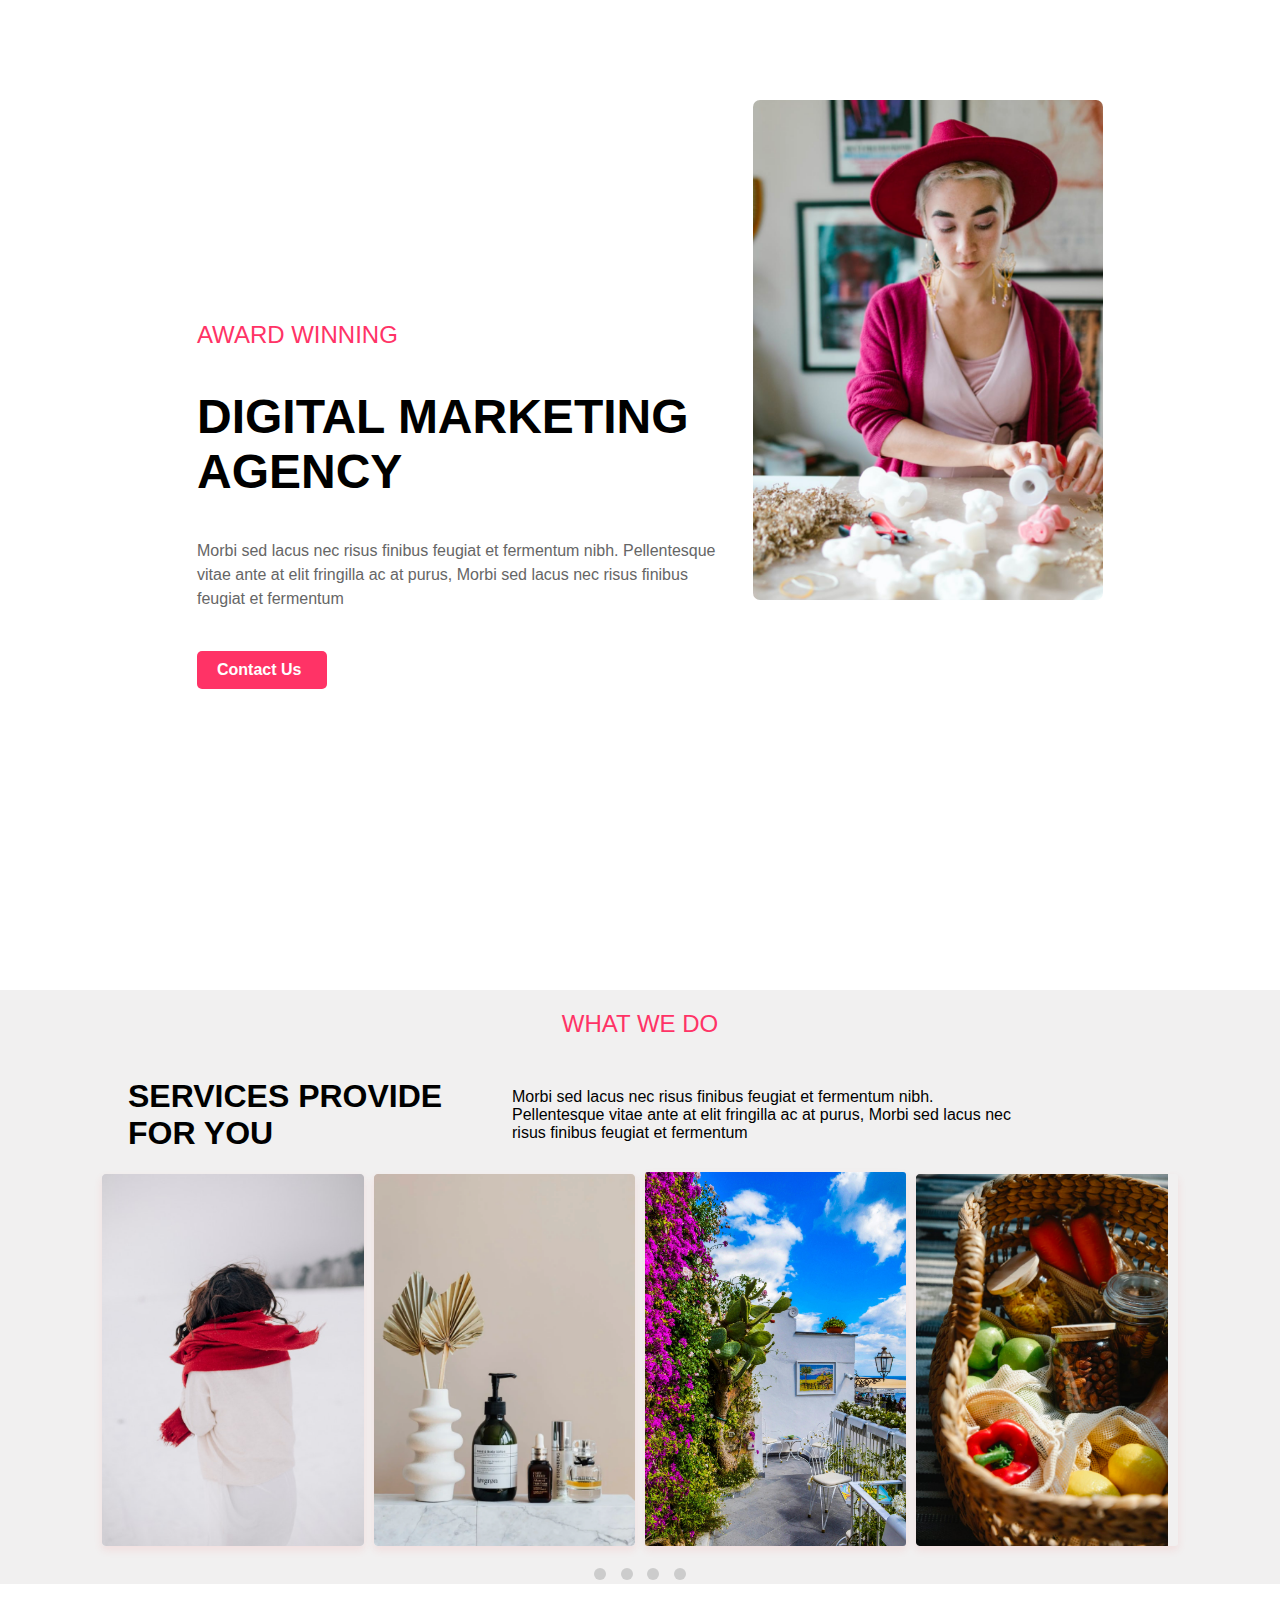
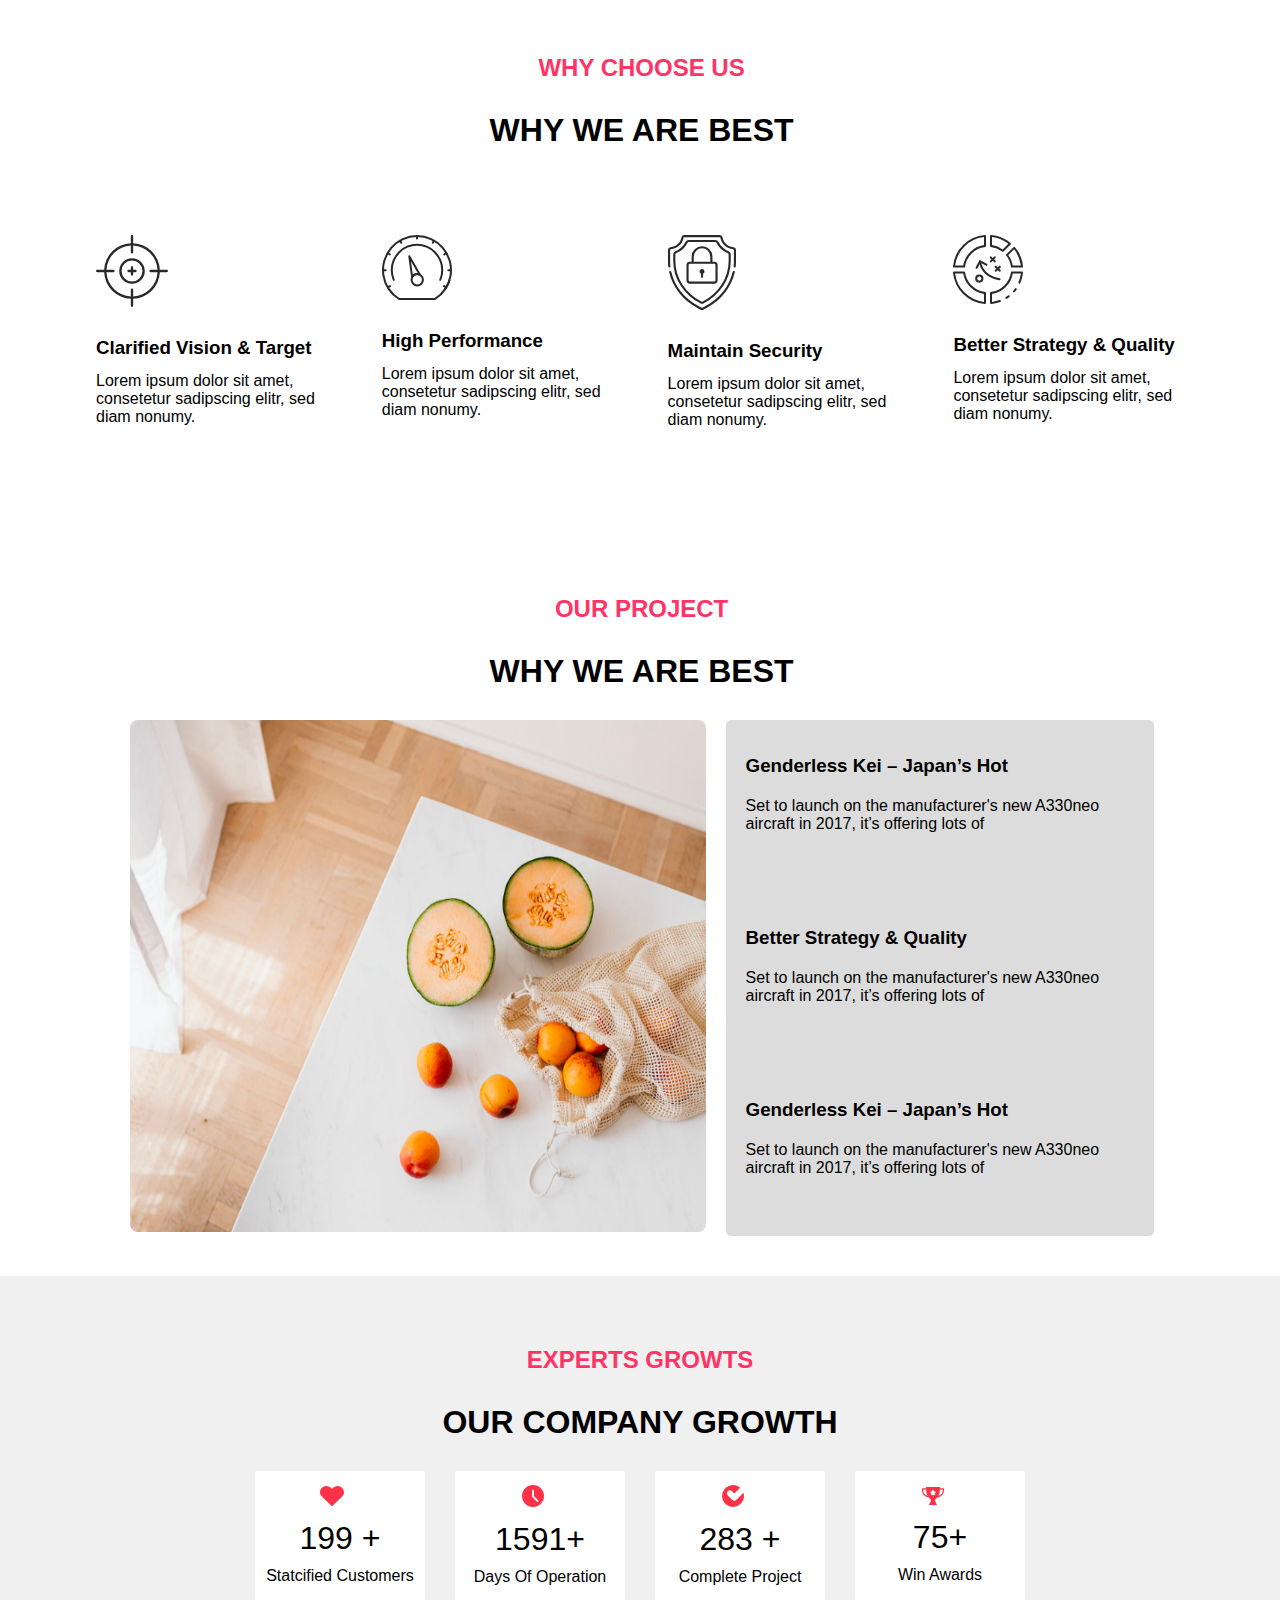
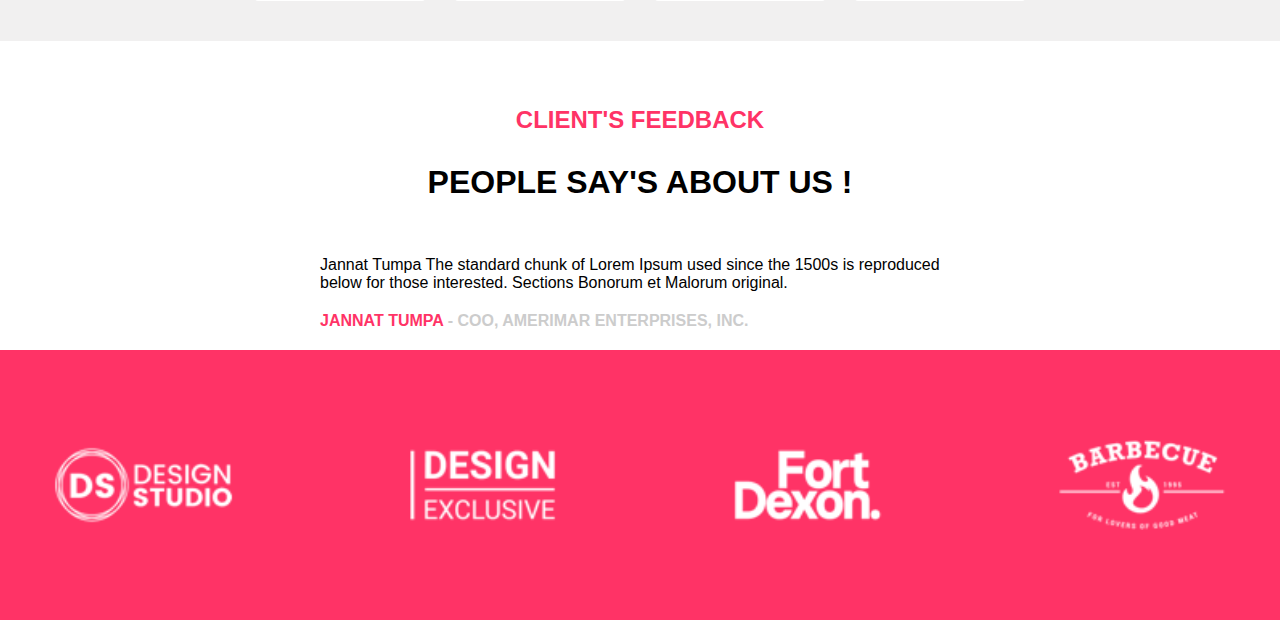
<file: index.html>
<!DOCTYPE html>
<html lang="en">
<head>
    <meta charset="UTF-8">
    <meta name="viewport" content="width=device-width, initial-scale=1.0">
    <title>Combined Webpage</title>
    <link rel="stylesheet" href="css/style.css">
</head>
<body>
    <div class="page">
        <header class="container1">
            <div class="text-content1">
                <h2>AWARD WINNING</h2>
                <h1>DIGITAL MARKETING AGENCY</h1>
                <p>Morbi sed lacus nec risus finibus feugiat et fermentum nibh. Pellentesque vitae ante at elit fringilla ac at purus, Morbi sed lacus nec risus finibus feugiat et fermentum</p>
                <a href="contact.html" class="contact-button" id="contactUsButton">Contact Us</a>
            </div>
            <div class="image-content">
                <img src="img/hero.png" alt="Marketing Image" >
            </div>
        </header>

        <section class="container">
            <h2>WHAT WE DO</h2>
            <div class="header">
                <div class="text-content2">
                    <h1>SERVICES PROVIDE FOR YOU</h1>
                </div>
                <div class="right">
                    <p>Morbi sed lacus nec risus finibus feugiat et fermentum nibh. Pellentesque vitae ante at elit fringilla ac at purus, Morbi sed lacus nec risus finibus feugiat et fermentum</p>
                </div>
            </div>
            
            <section class="services">
                <div class="card" data-index="0">
                    <img src="img/1.png" alt="Service 1">
                    <div class="card-content">
                        <h3>WEB DEVELOPMENT</h3>
                        <p>Morbi sed lacus nec risus finibus feugiat et fermentum nibh. Pellentesque</p>
                        <a href="https://www.fylehq.com/" class="read-more">
                            READ MORE
                            <img src="img/arrow.svg" alt="">
                        </a>
                    </div>
                </div>
                <div class="card" data-index="1">
                    <img src="img/2.png" alt="Service 2">
                    <div class="card-content">
                        <h3>WEB DESIGN</h3>
                        <p>Morbi sed lacus nec risus finibus feugiat et fermentum nibh. Pellentesque</p>
                        <a href="https://www.fylehq.com/" class="read-more">
                            READ MORE
                            <img src="img/arrow.svg" alt="">
                        </a>                    
                    </div>
                </div>
                <div class="card" data-index="2">
                    <img src="img/4.png" alt="Service 3">
                    <div class="card-content">
                        <h3>DIGITAL MARKETING</h3>
                        <p>Morbi sed lacus nec risus finibus feugiat et fermentum nibh. Pellentesque</p>
                        <a href="https://www.fylehq.com/" class="read-more">
                            READ MORE
                            <img src="img/arrow.svg" alt="">
                        </a>
                    </div>
                </div>
                <div class="card" data-index="3">
                    <img src="img/3.png" alt="Service 4">
                    <div class="card-content">
                        <h3>SEO SERVICES</h3>
                        <p>Morbi sed lacus nec risus finibus feugiat et fermentum nibh. Pellentesque</p>
                        <a href="https://www.fylehq.com/" class="read-more">
                            READ MORE
                            <img src="img/arrow.svg" alt="" >
                        </a>
                    </div>
                </div>
            </section>
            <div class="pagination">
                <span class="dot" data-index="0"></span>
                <span class="dot" data-index="1"></span>
                <span class="dot" data-index="2"></span>
                <span class="dot" data-index="3"></span>
            </div>
        </section>

        <section class="why-choose-us">
            <div class="header-container">
                <h2 style="color: #ff3366;">WHY CHOOSE US</h2>
                <h1>WHY WE ARE BEST</h1>
            </div>
            <div class="features">
                <div class="feature">
                    <img src="img/1.svg" alt="Icon 1">
                    <h3>Clarified Vision & Target</h3>
                    <p>Lorem ipsum dolor sit amet, consetetur sadipscing elitr, sed diam nonumy.</p>
                </div>
                <div class="feature">
                    <img src="img/2.svg" alt="Icon 2">
                    <h3>High Performance</h3>
                    <p>Lorem ipsum dolor sit amet, consetetur sadipscing elitr, sed diam nonumy.</p>
                </div>
                <div class="feature">
                    <img src="img/3.svg" alt="Icon 3">
                    <h3>Maintain Security</h3>
                    <p>Lorem ipsum dolor sit amet, consetetur sadipscing elitr, sed diam nonumy.</p>
                </div>
                <div class="feature">
                    <img src="img/4.svg" alt="Icon 4">
                    <h3>Better Strategy & Quality</h3>
                    <p>Lorem ipsum dolor sit amet, consetetur sadipscing elitr, sed diam nonumy.</p>
                </div>
            </div>
        </section>

        <section class="project-section">
            <div class="header-container">
                <h2 style="color: #ff3366;">OUR PROJECT</h2>
                <h1>WHY WE ARE BEST</h1>
            </div>
            <div class="content">
                <div class="image-content-2">
                    <img id="project-image" src="img/image.png" alt="Project Image">
                </div>
                <div class="text-content">
                    <div class="text-block" onclick="showImage('img/image.png', this)">
                        <h3>Genderless Kei – Japan’s Hot</h3>
                        <p>Set to launch on the manufacturer's new A330neo aircraft in 2017, it’s offering lots of</p>
                    </div>
                    <div class="text-block" onclick="showImage('img/6.png', this)">
                        <h3>Better Strategy & Quality</h3>
                        <p>Set to launch on the manufacturer's new A330neo aircraft in 2017, it’s offering lots of</p>
                    </div>
                    <div class="text-block" onclick="showImage('img/7.png', this)">
                        <h3>Genderless Kei – Japan’s Hot</h3>
                        <p>Set to launch on the manufacturer's new A330neo aircraft in 2017, it’s offering lots of</p>
                    </div>
                </div>
            </div>
        </section>

        <section class="growth-section">
            <div class="header-container">
                <h2 style="color: #ff3366;">EXPERTS GROWTS</h2>
                <h1>OUR COMPANY GROWTH</h1>
            </div>
            <div class="stats">
                <div class="stat">
                    <div class="icon">
                        <img src="img/heart (2).svg" alt="">
                    </div>
                    <div class="number">199 +</div>
                    <div>Statcified Customers</div>
                </div>
                <div class="stat">
                    <div class="icon">
                        <img src="img/clock (3).svg" alt="">
                    </div>
                    <div class="number">1591+</div>
                    <div>Days Of Operation</div>
                </div>
                <div class="stat">
                    <div class="icon">
                        <img src="img/Path 4402.svg" alt="">
                    </div>                                    <div class="number">283 +</div>
                    <div class="label">Complete Project</div>
                </div>
                <div class="stat">
                    <div class="icon">
                        <img src="img/Path 4406.svg" alt="">
                    </div>
                    <div class="number">75+</div>
                    <div class="label">Win Awards</div>
                </div>
            </div>
        </section>

        <section class="feedback-section">
            <h2 style="color: #ff3366;">CLIENT'S FEEDBACK</h2>
            <h1>PEOPLE SAY'S ABOUT US !</h1>
            <div class="testimonial">
                <p>Jannat Tumpa The standard chunk of Lorem Ipsum used since the 1500s is reproduced below for those interested. Sections Bonorum et Malorum original.</p>
                <div class="author">
                    <span id="author_name">JANNAT TUMPA</span> - COO, AMERIMAR ENTERPRISES, INC.
                </div>
            </div>
        </section>

        <footer>
            <img src="img/Group 500.png" alt="">
        </footer>
    </div>


    <script src="js/main.js"></script>
</body>
</html>
</file>
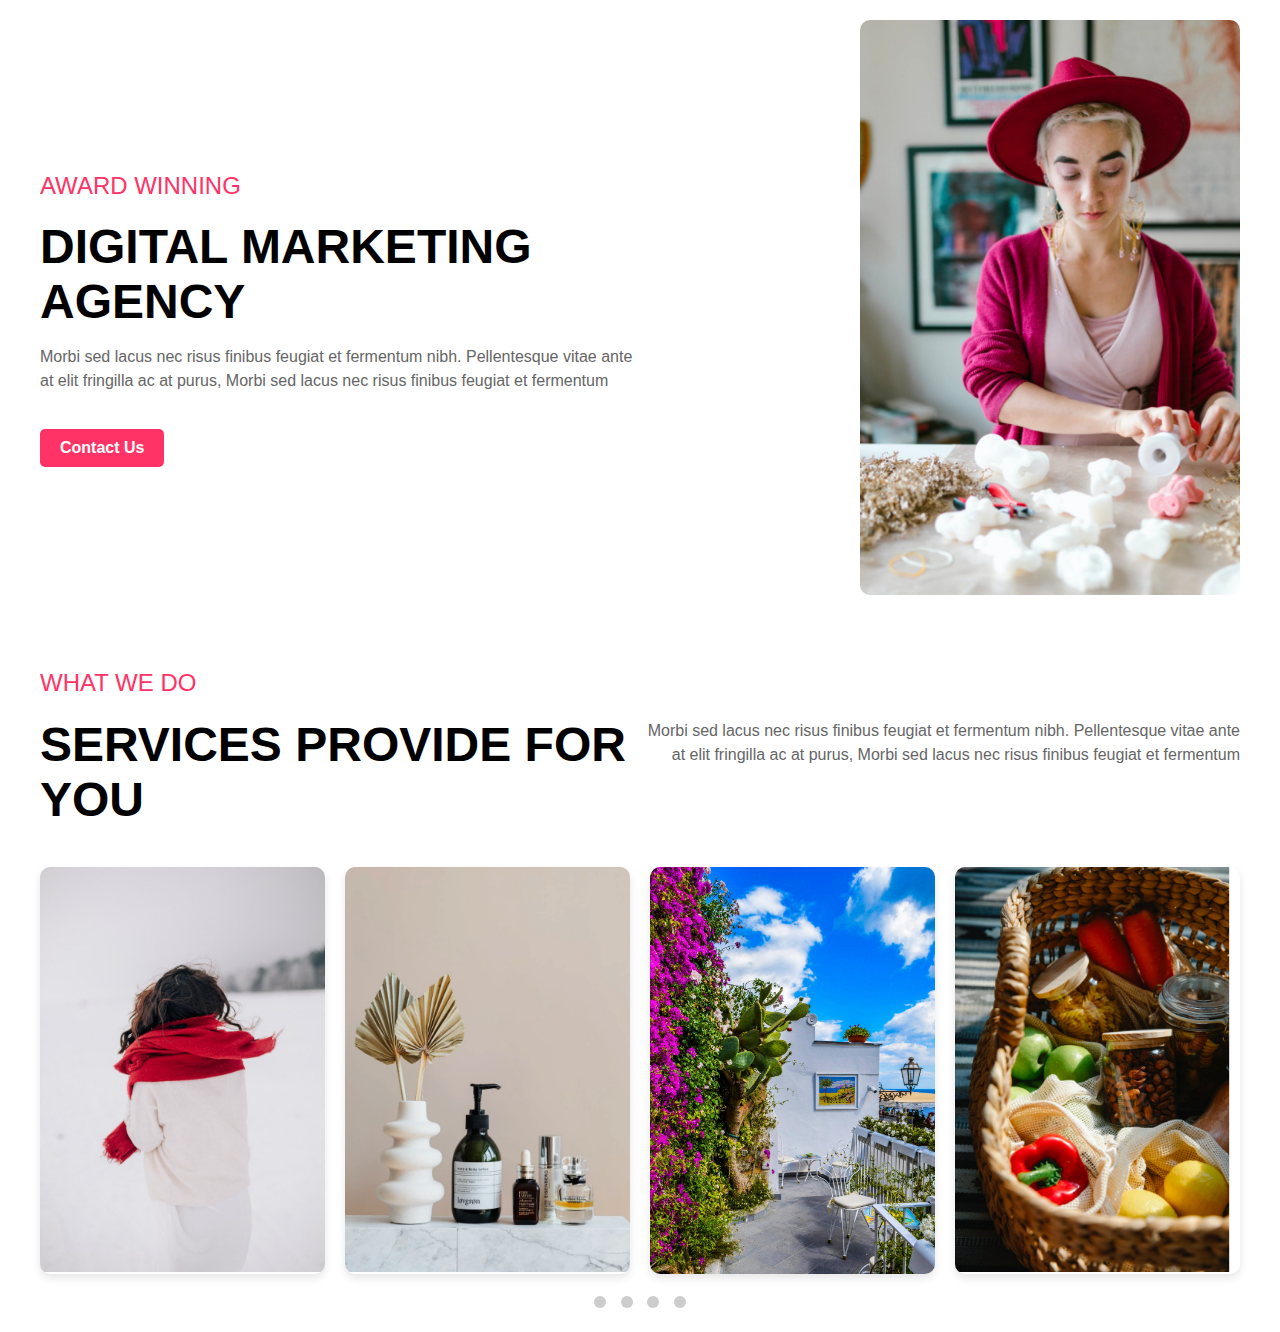
<file: html/index.html>
<!DOCTYPE html>
<html lang="en">
<head>
    <meta charset="UTF-8">
    <meta name="viewport" content="width=device-width, initial-scale=1.0">
    <title>Combined Webpage</title>
    <link rel="stylesheet" href="css/style.css">
</head>
<body>
    <div class="page">
        <div class="container1">
            <div class="text-content1">
                <h2>AWARD WINNING</h2>
                <h1>DIGITAL MARKETING AGENCY</h1>
                <p>Morbi sed lacus nec risus finibus feugiat et fermentum nibh. Pellentesque vitae ante at elit fringilla ac at purus, Morbi sed lacus nec risus finibus feugiat et fermentum</p>
                <a href="contact.html" class="contact-button" id="contactUsButton">Contact Us</a>
            </div>
            <div class="image-content">
                <img src="img/hero.png" alt="Marketing Image" width="380px">
            </div>
        </div>

        <div class="container">
            <div class="header">
                <div class="text-content2">
                    <h2>WHAT WE DO</h2>
                    <h1>SERVICES PROVIDE FOR YOU</h1>
                </div>
                <div class="right">
                    <p>Morbi sed lacus nec risus finibus feugiat et fermentum nibh. Pellentesque vitae ante at elit fringilla ac at purus, Morbi sed lacus nec risus finibus feugiat et fermentum</p>
                </div>
            </div>
            
            <div class="services">
                <div class="card" data-index="0">
                    <img src="img/1.png" alt="Service 1">
                    <div class="card-content">
                        <h3>WEB DEVELOPMENT</h3>
                        <p>Morbi sed lacus nec risus finibus feugiat et fermentum nibh. Pellentesque</p>
                        <a href="https://www.fylehq.com/" class="read-more">READ MORE</a>
                    </div>
                </div>
                <div class="card" data-index="1">
                    <img src="img/2.png" alt="Service 2">
                    <div class="card-content">
                        <h3>WEB DESIGN</h3>
                        <p>Morbi sed lacus nec risus finibus feugiat et fermentum nibh. Pellentesque</p>
                        <a href="https://www.fylehq.com/" class="read-more">READ MORE</a>
                    </div>
                </div>
                <div class="card" data-index="2">
                    <img src="img/4.png" alt="Service 3">
                    <div class="card-content">
                        <h3>DIGITAL MARKETING</h3>
                        <p>Morbi sed lacus nec risus finibus feugiat et fermentum nibh. Pellentesque</p>
                        <a href="https://www.fylehq.com/" class="read-more">READ MORE</a>
                    </div>
                </div>
                <div class="card" data-index="3">
                    <img src="img/3.png" alt="Service 4">
                    <div class="card-content">
                        <h3>SEO SERVICES</h3>
                        <p>Morbi sed lacus nec risus finibus feugiat et fermentum nibh. Pellentesque</p>
                        <a href="https://www.fylehq.com/" class="read-more">READ MORE</a>
                    </div>
                </div>
            </div>
            <div class="pagination">
                <span class="dot" data-index="0"></span>
                <span class="dot" data-index="1"></span>
                <span class="dot" data-index="2"></span>
                <span class="dot" data-index="3"></span>
            </div>
        </div>
    </div>

    <script src="js/main.js"></script>
</body>
</html>
</file>
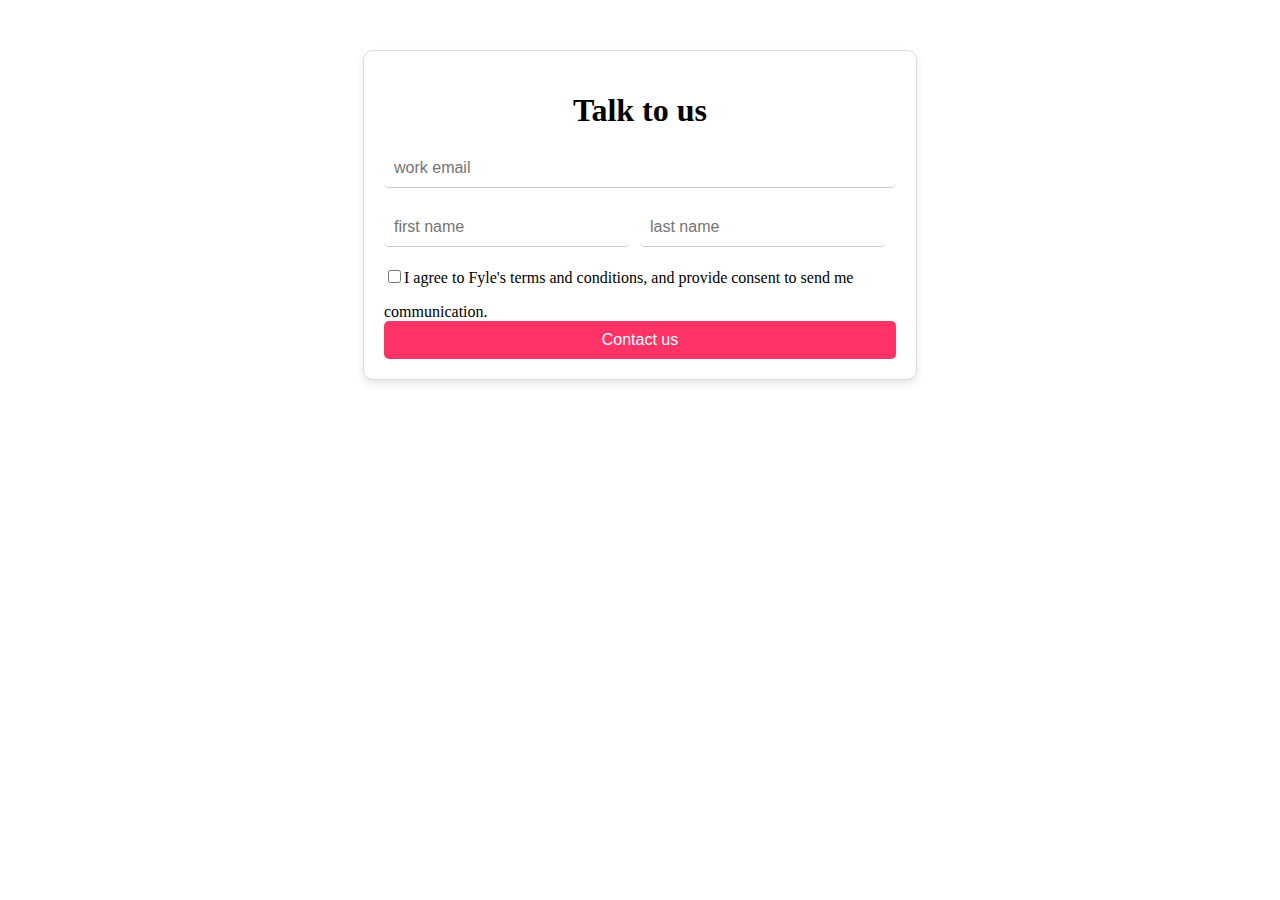
<file: contact.html>
<!DOCTYPE html>
<html lang="en">
<head>
    <meta charset="UTF-8">
    <meta name="viewport" content="width=device-width, initial-scale=1.0">
    <title>Contact Us</title>
    <link rel="stylesheet" href="css/contact.css">
</head>
<body>
    <div class="contact-page">
        <h1>Talk to us</h1>
        <form id="contactForm">
            <input type="email" id="email" name="email" placeholder="work email" required>
            <div class="name-row">
                <input type="text" id="firstName" name="firstName" placeholder="first name" required>
                <input type="text" id="lastName" name="lastName" placeholder="last name" required>
            </div>
            <div class="agreement">
                <input type="checkbox" id="agree" name="agree" required>I agree to Fyle's terms and conditions, and provide consent to send me communication.
            </div>
            <button type="submit">Contact us</button>
        </form>
    </div>

    <script src="js/contact.js"></script>
</body>
</html>
</file>
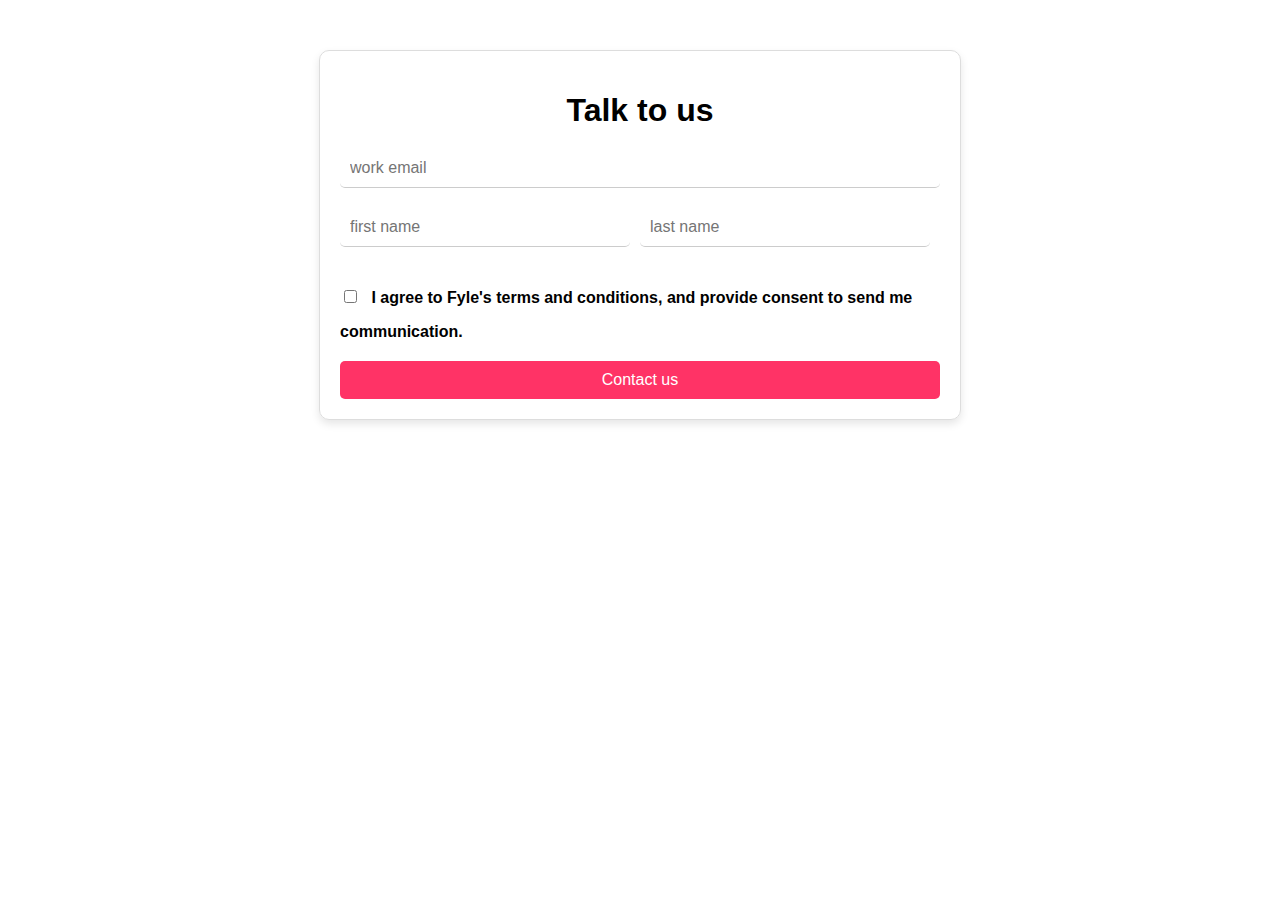
<file: html/contact.html>
<!DOCTYPE html>
<html lang="en">
<head>
    <meta charset="UTF-8">
    <meta name="viewport" content="width=device-width, initial-scale=1.0">
    <title>Contact Us</title>
    <link rel="stylesheet" href="css/style.css">
</head>
<body>
    <div class="contact-page">
        <h1>Talk to us</h1>
        <form id="contactForm">
            <input type="email" id="email" name="email" placeholder="work email" required>
            <div class="name-row">
                <input type="text" id="firstName" name="firstName" placeholder="first name" required>
                <input type="text" id="lastName" name="lastName" placeholder="last name" required>
            </div>
            <div class="agreement">
                <input type="checkbox" id="agree" name="agree" required>
                <label for="agree">I agree to Fyle's terms and conditions, and provide consent to send me communication.</label>
            </div>
            <button type="submit">Contact us</button>
        </form>
    </div>

    <script src="js/contact.js"></script>
</body>
</html>
</file>
<file: css/style.css>
*{
    margin: 0;
    padding: 0;
    box-sizing: border-box;
}

.page{
    display: flex;
    flex-direction: column;
    font-family:  'Arial Narrow Bold', sans-serif;
}

.container1{
    display: flex;
    justify-content: center;
    width: 100vw;
    height: 110vh;
}

.text-content1{
    display: flex;
    flex-direction: column;
    justify-content: center;
    width: 45vw;
    padding: 20px;
}

.text-content1 h2 {
    color: #ff3366;
    font-weight: normal;
    font-size: 24px;
    padding: 20px 0;
}

.text-content1 h1{
    font-size: 48px;
    margin: 20px 0;
}

.text-content1 p{
    color: #666;
    font-size: 16px;
    line-height: 1.5;
    margin: 20px 0 ;
}

.contact-button {
    display: inline-block;
    padding: 10px 20px;
    margin-top: 20px;
    background-color: #ff3366;
    color: #fff;
    width: 130px;
    text-decoration: none;
    font-weight: 600;
    border-radius: 5px;
}

.image-content img {
    width: 350px;
    height: 500px;
    object-fit: cover;
    border-radius: 7px;
    position: relative;
    top: 100px;
}

.container{
    display: flex;
    flex-direction: column;
    align-items: center;
    background-color: #f1f0f0;
}

.container h2{
    color: #ff3366;
    font-weight: normal;
    font-size: 24px;
    padding: 20px;
    position: relative;
    right: 0;
}

.header{
    display: flex;
    margin: 20px;
    width: 80vw;
    align-items: center;
}

.header h1{
    width: 30vw;
}

.header p{
    width: 80%;
}

.services{
    display: grid;
    grid-template-columns: repeat(4 ,1fr);
    width: 84vw;
    gap: 10px;
    align-items: end;
}

.card {
    position: relative;
    flex: 1;
    border-radius: 3px;
    overflow: hidden;
    box-shadow: 0 4px 8px rgba(244, 56, 56, 0.1);
    cursor: pointer;
    transition: transform 0.3s;
}

.card img {
    width: 100%;
    height: 100%;
    display: block;
    transition: opacity 0.3s;
}

.card-content {
    position: absolute;
    top: 0;
    left: 0;
    right: 0;
    bottom: 0;
    background-color: rgba(255, 59, 59, 0.968);
    color: #fff;
    display: flex;
    flex-direction: column;
    justify-content: center;
    align-items: center;
    text-align: center;
    opacity: 0;
    transition: opacity 0.3s;
    padding: 20px;
}

.card-content h3 {
    font-size: 24px;
    margin-bottom: 10px;
}

.card-content p {
    font-size: 16px;
    margin-bottom: 20px;
}

.card-content .read-more {
    display: inline-flex;
    align-items: center;
    padding: 10px 20px;
    background-color: #fff;
    color: #ff3366;
    text-decoration: none;
    font-weight: bold;
    border-radius: 5px;
    transition: background-color 0.3s;
}

.card-content .read-more img {
    width: 16px;
    height: auto;
    transition: none; 
}

.card:hover .card-content .read-more img {
    opacity: 1;
}

.card:hover {
    transform: scale(1.02);
}

.card:hover img {
    opacity: 0;
}

.card:hover .card-content {
    opacity: 1;
}

.pagination {
    text-align: center;
    margin-top: 20px;
}

.dot {
    display: inline-block;
    width: 12px;
    height: 12px;
    margin: 0 5px;
    background-color: #ccc;
    border-radius: 50%;
    cursor: pointer;
}

.dot.active {
    background-color: #ff3366;
}

.why-choose-us{
    display: flex;
    flex-direction: column;
    justify-content: center;
    align-items: center;
    width: 94vw;
    margin: 40px ;
}

.features{
    display: flex;
    margin: 30px;
}

.header-container h1, 
.header-container h2{
    margin: 30px;
    text-align: center;
}

.feature, .feature h3, .feature p, .feature img{
    margin: 13px;
}

.project-section{
    display: flex;
    flex-direction: column;
    justify-content: center;
    align-items: center;
    width: 94vw;
    margin: 40px ;
}

.content {
    display: flex;
    gap: 20px;
    width: 80vw;
    align-items: stretch; 
}

.image-content-2 img{
    flex: 1;
    width: 45vw;
    height: 40vw;
    border-radius: 8px;
}

.text-content {
    background-color: gainsboro; 
    display: grid;
    grid-template-rows: repeat(3, 1fr);
    border-radius: 5px;
}

.text-block.active {
    background-color: #ff3366; 
    color: azure;
}

.text-block {
    padding: 25px 20px;;
    height: 100%;
}

.text-block h3, .text-block p{
    padding: 10px 0 ;
}

.growth-section{
    display: flex;
    flex-direction: column;
    justify-content: center;
    align-items: center;
    width: 100vw;
    padding: 40px ;
    background-color: #f1f0f0;
}

.stats{
    display: grid;
    grid-template-columns: repeat(4, 1fr);
    gap: 30px;
}

.stat{
    display: flex;
    height: 130px;
    width: 170px;
    flex-direction: column;
    align-items: center;
    justify-content: center;
    background-color: white;
    border-radius: 3px;
}

.stat:hover{
    transform: scale(1.02);
    box-shadow: 5px 5px 5px rgba(180, 179, 179, 0.5);
}

.icon img{
    width: 60%;
}

.number{
    padding: 10px;
    font-size: xx-large;
}

.feedback-section{
    display: flex;
    padding-top: 50px;
    flex-direction: column;
    justify-content: center;
    align-items: center;
}

.feedback-section h1, .feedback-section h2{
    padding: 15px 0;
}

.testimonial{
    width: 50vw;
    margin: 20px 0 ;
    font-weight: 800;
}

.testimonial p{
    font-weight: 400;
    padding: 20px 0 ;
}

#author_name{
    color: #ff3366;
}

.author{
    color: #ccc;
}

footer{
    display: flex;
    justify-content: center;
    align-items: center;
    background-color: #ff3366;
    height: 30vh;
}

footer img{
    height: 10vh;
}
</file>
<file: html/css/style.css>
body, html {
    font-family: Arial, sans-serif;
    margin: 0;
    padding: 0;
    height: 100%;
    background-color: #fff;
    display: flex;
    justify-content: center;
    align-items: flex-start; /* Adjusted to align items at the top */
}

.page {
    width: 100%;
    max-width: 1200px;
    margin: 0 auto;
    padding: 20px;
    overflow-y: auto; /* Allow vertical scrolling */
}

.container1 {
    display: flex;
    align-items: center;
    justify-content: space-between;
    margin-bottom: 50px;
}

.text-content1, .text-content2 {
    max-width: 50%;
}

.text-content1 h2, .header h2 {
    color: #ff3366;
    font-weight: normal;
    font-size: 24px;
}

.text-content1 h1, .header h1 {
    font-size: 48px;
    margin: 10px 0;
}

.text-content1 p, .header p {
    color: #666;
    font-size: 16px;
    line-height: 1.5;
}

.contact-button {
    display: inline-block;
    padding: 10px 20px;
    margin-top: 20px;
    background-color: #ff3366;
    color: #fff;
    text-decoration: none;
    font-weight: bold;
    border-radius: 5px;
}

.image-content img {
    border-radius: 10px;
}

.header {
    display: flex;
    justify-content: space-between;
    align-items: center;
    margin-bottom: 30px;
}

.right {
    text-align: right;
    width: 50%;
}

.services {
    display: flex;
    gap: 20px;
}

.card {
    position: relative;
    flex: 1;
    border-radius: 10px;
    overflow: hidden;
    box-shadow: 0 4px 8px rgba(0, 0, 0, 0.1);
    cursor: pointer;
    transition: transform 0.3s;
}

.card img {
    width: 100%;
    height: auto;
    display: block;
    transition: opacity 0.3s;
}

.card-content {
    position: absolute;
    top: 0;
    left: 0;
    right: 0;
    bottom: 0;
    background-color: rgba(0, 0, 0, 0.8);
    color: #fff;
    display: flex;
    flex-direction: column;
    justify-content: center;
    align-items: center;
    text-align: center;
    opacity: 0;
    transition: opacity 0.3s;
    padding: 20px;
}

.card-content h3 {
    font-size: 24px;
    margin-bottom: 10px;
}

.card-content p {
    font-size: 16px;
    margin-bottom: 20px;
}

.card-content .read-more {
    display: inline-block;
    padding: 10px 20px;
    background-color: #fff;
    color: #ff3366;
    text-decoration: none;
    font-weight: bold;
    border-radius: 5px;
}

.card:hover {
    transform: scale(1.05);
}

.card:hover img {
    opacity: 0;
}

.card:hover .card-content {
    opacity: 1;
}

.pagination {
    text-align: center;
    margin-top: 20px;
}

.dot {
    display: inline-block;
    width: 12px;
    height: 12px;
    margin: 0 5px;
    background-color: #ccc;
    border-radius: 50%;
    cursor: pointer;
}

.dot.active {
    background-color: #ff3366;
}

.contact-page {
    max-width: 600px;
    margin: 50px auto;
    padding: 20px;
    border: 1px solid #ddd;
    border-radius: 10px;
    box-shadow: 0 4px 8px rgba(0, 0, 0, 0.1);
}

.contact-page h1 {
    font-size: 32px;
    margin-bottom: 20px;
    text-align: center;
}

.contact-page form {
    display: flex;
    flex-direction: column;
}

.contact-page label {
    margin-bottom: 5px;
    font-weight: bold;
}

.contact-page input, .contact-page textarea {
    margin-bottom: 20px;
    padding: 10px;
    font-size: 16px;
    border: 1px solid #ddd;
    border-radius: 5px;
}

.contact-page button {
    padding: 10px 20px;
    background-color: #ff3366;
    color: #fff;
    border: none;
    border-radius: 5px;
    font-size: 16px;
    cursor: pointer;
}

.contact-page button:hover {
    background-color: #ff6699;
}
.name-row {
    display: flex;
    justify-content: space-between;
}

input[type="text"], input[type="email"] {
    border: none;
    border-bottom: 1px solid #ccc; /* Underline style */
    padding: 10px;
    font-size: 16px;
    display: block;
    width: 100%;
    box-sizing: border-box; /* Include padding and border in width */
}

input[type="text"] {
    flex: 1; /* Flex grow to fill space */
    margin-right: 10px; /* Spacing between first name and last name */
}

input[type="checkbox"] {
    margin-right: 10px;
}

.agreement {
    margin: 20px 0;
}

button {
    padding: 10px 20px;
    background-color: #ff3366;
    color: #fff;
    border: none;
    border-radius: 5px;
    font-size: 16px;
    cursor: pointer;
}

button:hover {
    background-color: #ff6699;
}
</file>
<file: css/contact.css>
.contact-page {
    max-width: 600px;
    margin: 50px auto;
    padding: 20px;
    width: 40vw;
    border: 1px solid #ddd;
    border-radius: 10px;
    box-shadow: 0 4px 8px rgba(0, 0, 0, 0.1);
}

.contact-page h1 {
    font-size: 32px;
    margin-bottom: 20px;
    text-align: center;
}

.contact-page form {
    display: flex;
    flex-direction: column;
}

.contact-page label {
    margin-bottom: 5px;
    font-weight: bold;
}

.contact-page input, .contact-page textarea {
    margin-bottom: 20px;
    padding: 10px;
    font-size: 16px;
    border: 1px solid #ddd;
    border-radius: 5px;
}

.name-row {
    display: flex;
    justify-content: space-between;
}

input[type="text"], input[type="email"] {
    border: none;
    border-bottom: 1px solid #ccc; /* Underline style */
    padding: 10px;
    font-size: 16px;
    display: block;
    width: 100%;
    box-sizing: border-box; /* Include padding and border in width */
}

input[type="text"] {
    flex: 1; 
    margin-right: 10px; 
}

button {
    padding: 10px 20px;
    background-color: #ff3366;
    color: #fff;
    border: none;
    border-radius: 5px;
    font-size: 16px;
    cursor: pointer;
}

button:hover {
    background-color: #ff6699;
}
</file>
